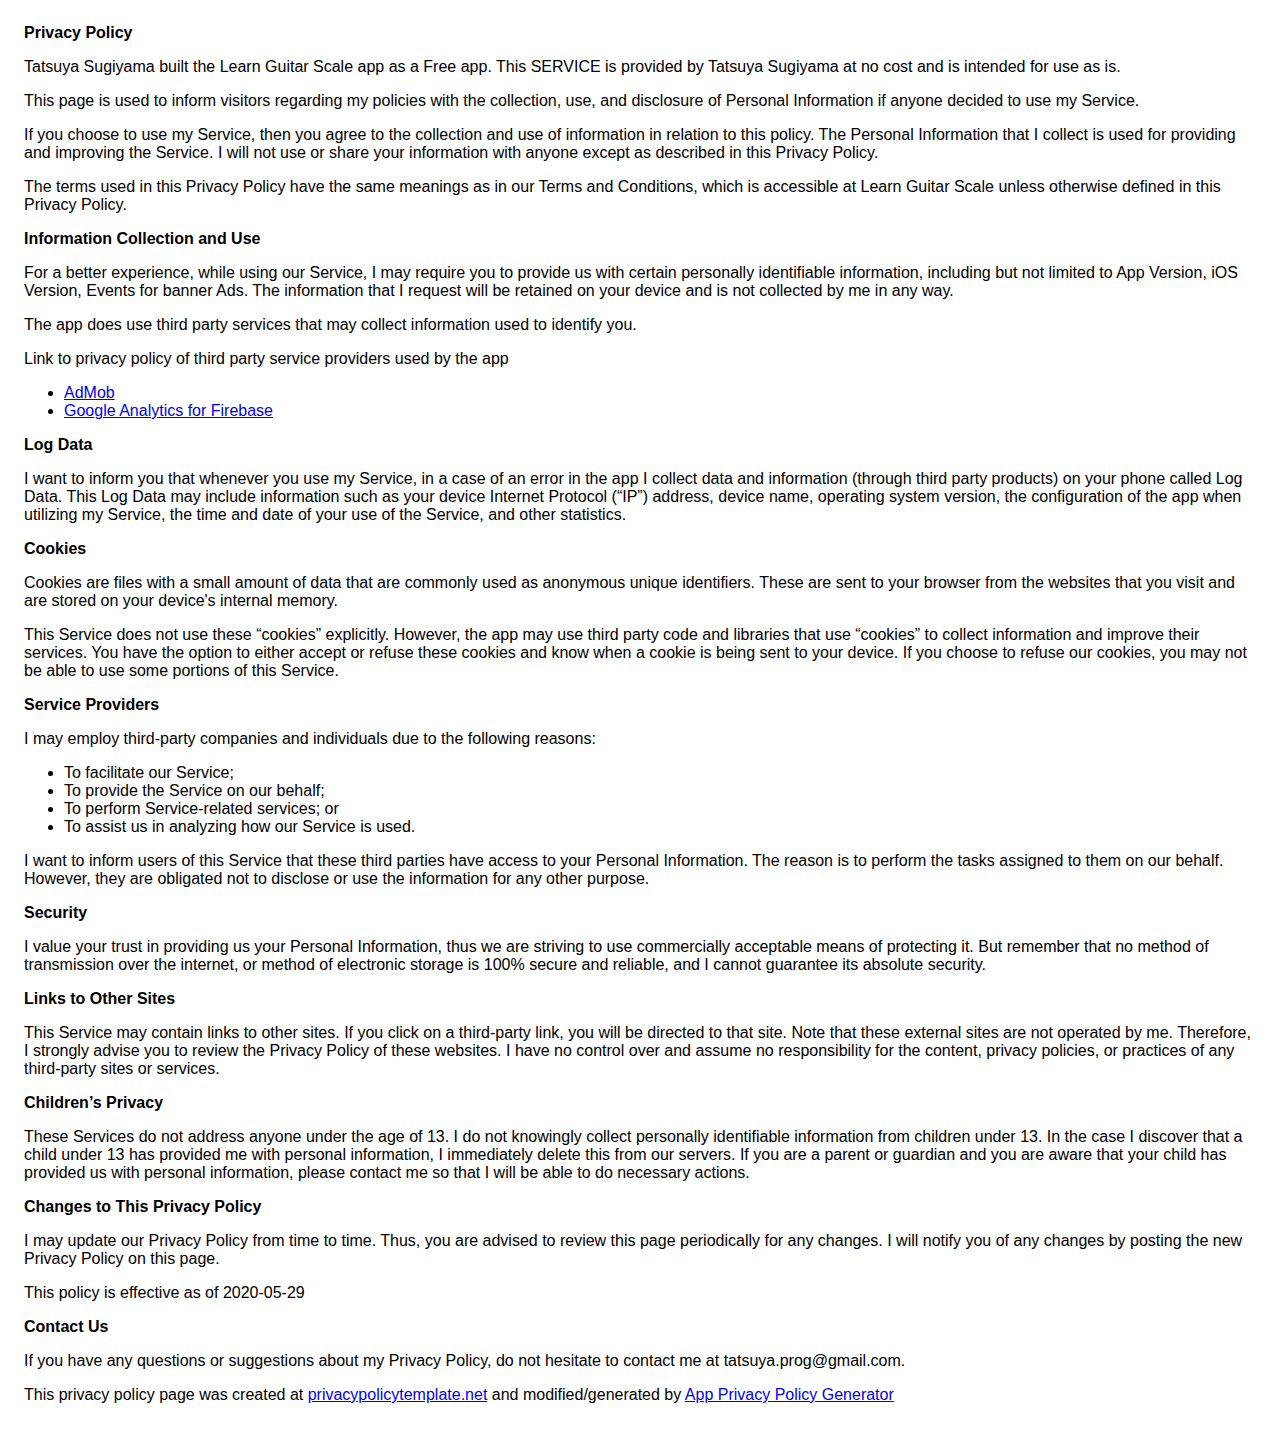
<file: guitar-scale/policy/index.html>
<!DOCTYPE html>
    <html>
    <head>
      <meta charset='utf-8'>
      <meta name='viewport' content='width=device-width'>
      <title>Privacy Policy</title>
      <style> body { font-family: 'Helvetica Neue', Helvetica, Arial, sans-serif; padding:1em; } </style>
    </head>
    <body>
    <strong>Privacy Policy</strong> <p>
                  Tatsuya Sugiyama built the Learn Guitar Scale app as
                  a Free app. This SERVICE is provided by
                  Tatsuya Sugiyama at no cost and is intended for use as
                  is.
                </p> <p>
                  This page is used to inform visitors regarding my
                  policies with the collection, use, and disclosure of Personal
                  Information if anyone decided to use my Service.
                </p> <p>
                  If you choose to use my Service, then you agree to
                  the collection and use of information in relation to this
                  policy. The Personal Information that I collect is
                  used for providing and improving the Service. I will not use or share your information with
                  anyone except as described in this Privacy Policy.
                </p> <p>
                  The terms used in this Privacy Policy have the same meanings
                  as in our Terms and Conditions, which is accessible at
                  Learn Guitar Scale unless otherwise defined in this Privacy Policy.
                </p> <p><strong>Information Collection and Use</strong></p> <p>
                  For a better experience, while using our Service, I
                  may require you to provide us with certain personally
                  identifiable information, including but not limited to App Version, iOS Version, Events for banner Ads. The information that
                  I request will be retained on your device and is not collected by me in any way.
                </p> <div><p>
                    The app does use third party services that may collect
                    information used to identify you.
                  </p> <p>
                    Link to privacy policy of third party service providers used
                    by the app
                  </p> <ul><!----><li><a href="https://support.google.com/admob/answer/6128543?hl=en" target="_blank">AdMob</a></li><li><a href="https://firebase.google.com/policies/analytics" target="_blank">Google Analytics for Firebase</a></li><!----><!----><!----><!----><!----><!----><!----><!----><!----><!----><!----><!----><!----></ul></div> <p><strong>Log Data</strong></p> <p>
                  I want to inform you that whenever you
                  use my Service, in a case of an error in the app
                  I collect data and information (through third party
                  products) on your phone called Log Data. This Log Data may
                  include information such as your device Internet Protocol
                  (“IP”) address, device name, operating system version, the
                  configuration of the app when utilizing my Service,
                  the time and date of your use of the Service, and other
                  statistics.
                </p> <p><strong>Cookies</strong></p> <p>
                  Cookies are files with a small amount of data that are
                  commonly used as anonymous unique identifiers. These are sent
                  to your browser from the websites that you visit and are
                  stored on your device's internal memory.
                </p> <p>
                  This Service does not use these “cookies” explicitly. However,
                  the app may use third party code and libraries that use
                  “cookies” to collect information and improve their services.
                  You have the option to either accept or refuse these cookies
                  and know when a cookie is being sent to your device. If you
                  choose to refuse our cookies, you may not be able to use some
                  portions of this Service.
                </p> <p><strong>Service Providers</strong></p> <p>
                  I may employ third-party companies and
                  individuals due to the following reasons:
                </p> <ul><li>To facilitate our Service;</li> <li>To provide the Service on our behalf;</li> <li>To perform Service-related services; or</li> <li>To assist us in analyzing how our Service is used.</li></ul> <p>
                  I want to inform users of this Service
                  that these third parties have access to your Personal
                  Information. The reason is to perform the tasks assigned to
                  them on our behalf. However, they are obligated not to
                  disclose or use the information for any other purpose.
                </p> <p><strong>Security</strong></p> <p>
                  I value your trust in providing us your
                  Personal Information, thus we are striving to use commercially
                  acceptable means of protecting it. But remember that no method
                  of transmission over the internet, or method of electronic
                  storage is 100% secure and reliable, and I cannot
                  guarantee its absolute security.
                </p> <p><strong>Links to Other Sites</strong></p> <p>
                  This Service may contain links to other sites. If you click on
                  a third-party link, you will be directed to that site. Note
                  that these external sites are not operated by me.
                  Therefore, I strongly advise you to review the
                  Privacy Policy of these websites. I have
                  no control over and assume no responsibility for the content,
                  privacy policies, or practices of any third-party sites or
                  services.
                </p> <p><strong>Children’s Privacy</strong></p> <p>
                  These Services do not address anyone under the age of 13.
                  I do not knowingly collect personally
                  identifiable information from children under 13. In the case
                  I discover that a child under 13 has provided
                  me with personal information, I immediately
                  delete this from our servers. If you are a parent or guardian
                  and you are aware that your child has provided us with
                  personal information, please contact me so that
                  I will be able to do necessary actions.
                </p> <p><strong>Changes to This Privacy Policy</strong></p> <p>
                  I may update our Privacy Policy from
                  time to time. Thus, you are advised to review this page
                  periodically for any changes. I will
                  notify you of any changes by posting the new Privacy Policy on
                  this page.
                </p> <p>This policy is effective as of 2020-05-29</p> <p><strong>Contact Us</strong></p> <p>
                  If you have any questions or suggestions about my
                  Privacy Policy, do not hesitate to contact me at tatsuya.prog@gmail.com.
                </p> <p>
                  This privacy policy page was created at
                  <a href="https://privacypolicytemplate.net" target="_blank">privacypolicytemplate.net</a>
                  and modified/generated by
                  <a href="https://app-privacy-policy-generator.firebaseapp.com/" target="_blank">App Privacy Policy Generator</a></p>
    </body>
    </html>
</file>
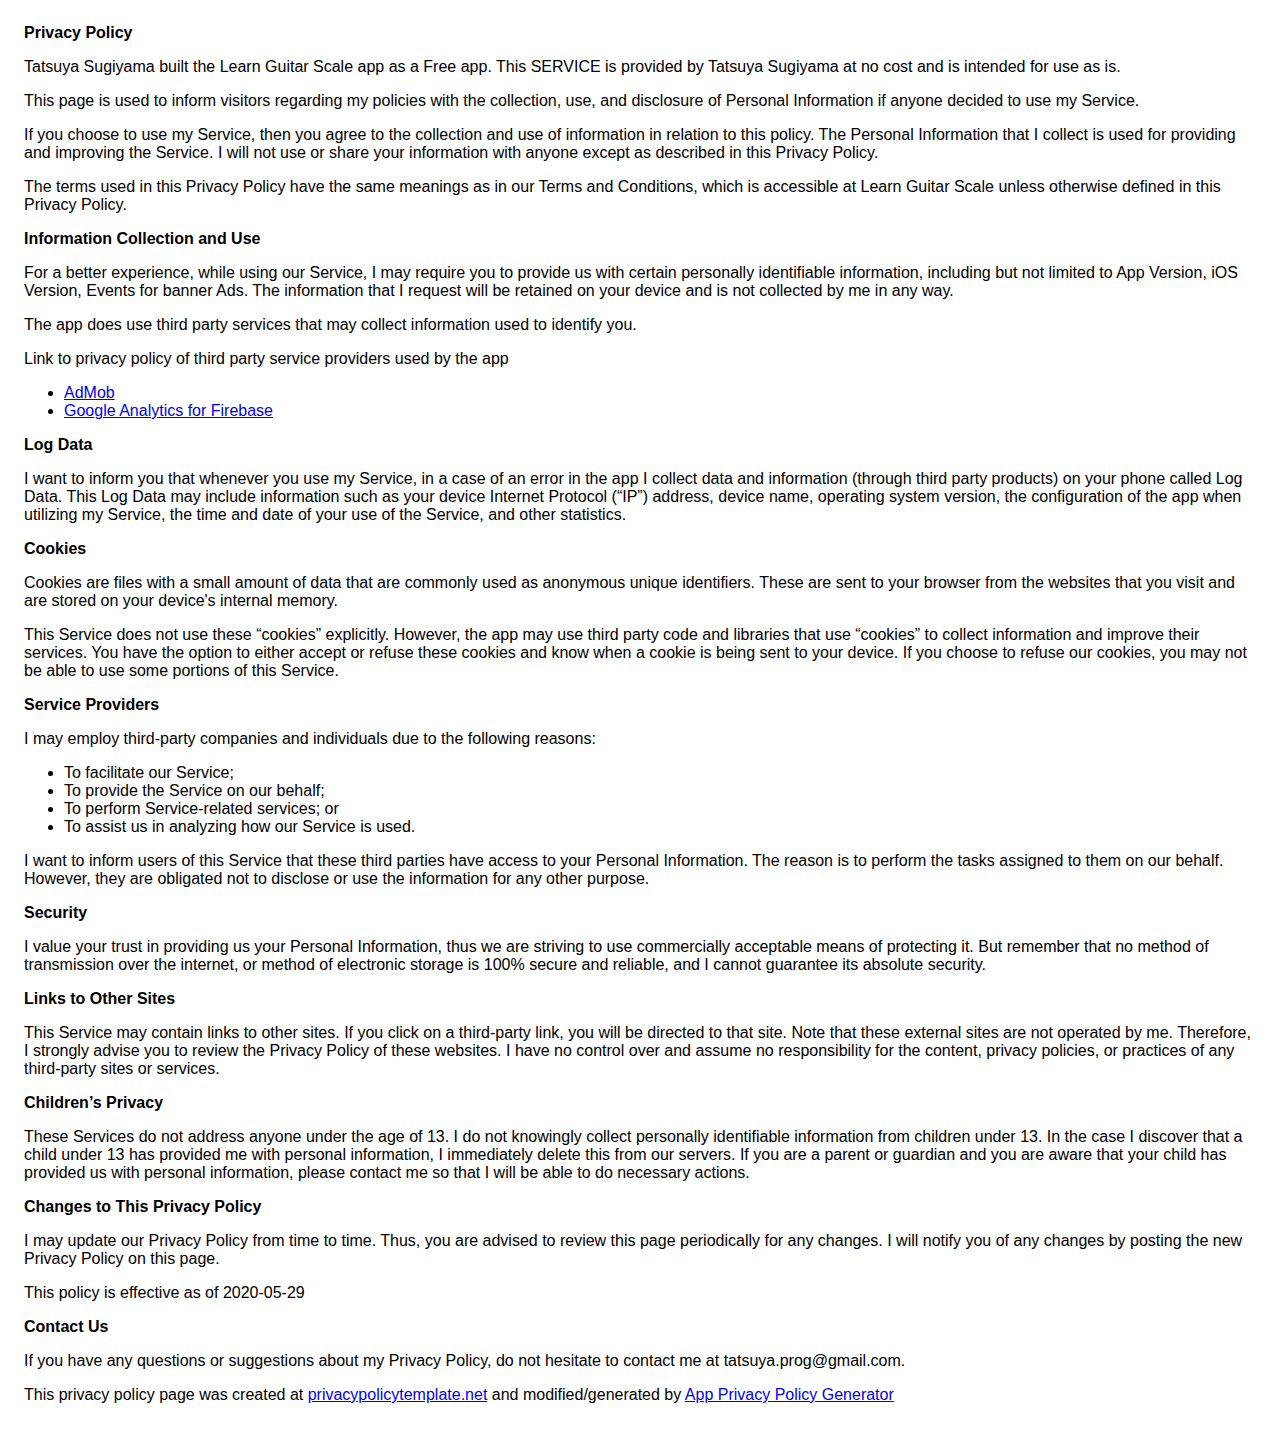
<file: guitar-chord/privacy-policy.html>
<!DOCTYPE html>
    <html>
    <head>
      <meta charset='utf-8'>
      <meta name='viewport' content='width=device-width'>
      <title>Privacy Policy</title>
      <style> body { font-family: 'Helvetica Neue', Helvetica, Arial, sans-serif; padding:1em; } </style>
    </head>
    <body>
    <strong>Privacy Policy</strong> <p>
                  Tatsuya Sugiyama built the Learn Guitar Scale app as
                  a Free app. This SERVICE is provided by
                  Tatsuya Sugiyama at no cost and is intended for use as
                  is.
                </p> <p>
                  This page is used to inform visitors regarding my
                  policies with the collection, use, and disclosure of Personal
                  Information if anyone decided to use my Service.
                </p> <p>
                  If you choose to use my Service, then you agree to
                  the collection and use of information in relation to this
                  policy. The Personal Information that I collect is
                  used for providing and improving the Service. I will not use or share your information with
                  anyone except as described in this Privacy Policy.
                </p> <p>
                  The terms used in this Privacy Policy have the same meanings
                  as in our Terms and Conditions, which is accessible at
                  Learn Guitar Scale unless otherwise defined in this Privacy Policy.
                </p> <p><strong>Information Collection and Use</strong></p> <p>
                  For a better experience, while using our Service, I
                  may require you to provide us with certain personally
                  identifiable information, including but not limited to App Version, iOS Version, Events for banner Ads. The information that
                  I request will be retained on your device and is not collected by me in any way.
                </p> <div><p>
                    The app does use third party services that may collect
                    information used to identify you.
                  </p> <p>
                    Link to privacy policy of third party service providers used
                    by the app
                  </p> <ul><!----><li><a href="https://support.google.com/admob/answer/6128543?hl=en" target="_blank">AdMob</a></li><li><a href="https://firebase.google.com/policies/analytics" target="_blank">Google Analytics for Firebase</a></li><!----><!----><!----><!----><!----><!----><!----><!----><!----><!----><!----><!----><!----></ul></div> <p><strong>Log Data</strong></p> <p>
                  I want to inform you that whenever you
                  use my Service, in a case of an error in the app
                  I collect data and information (through third party
                  products) on your phone called Log Data. This Log Data may
                  include information such as your device Internet Protocol
                  (“IP”) address, device name, operating system version, the
                  configuration of the app when utilizing my Service,
                  the time and date of your use of the Service, and other
                  statistics.
                </p> <p><strong>Cookies</strong></p> <p>
                  Cookies are files with a small amount of data that are
                  commonly used as anonymous unique identifiers. These are sent
                  to your browser from the websites that you visit and are
                  stored on your device's internal memory.
                </p> <p>
                  This Service does not use these “cookies” explicitly. However,
                  the app may use third party code and libraries that use
                  “cookies” to collect information and improve their services.
                  You have the option to either accept or refuse these cookies
                  and know when a cookie is being sent to your device. If you
                  choose to refuse our cookies, you may not be able to use some
                  portions of this Service.
                </p> <p><strong>Service Providers</strong></p> <p>
                  I may employ third-party companies and
                  individuals due to the following reasons:
                </p> <ul><li>To facilitate our Service;</li> <li>To provide the Service on our behalf;</li> <li>To perform Service-related services; or</li> <li>To assist us in analyzing how our Service is used.</li></ul> <p>
                  I want to inform users of this Service
                  that these third parties have access to your Personal
                  Information. The reason is to perform the tasks assigned to
                  them on our behalf. However, they are obligated not to
                  disclose or use the information for any other purpose.
                </p> <p><strong>Security</strong></p> <p>
                  I value your trust in providing us your
                  Personal Information, thus we are striving to use commercially
                  acceptable means of protecting it. But remember that no method
                  of transmission over the internet, or method of electronic
                  storage is 100% secure and reliable, and I cannot
                  guarantee its absolute security.
                </p> <p><strong>Links to Other Sites</strong></p> <p>
                  This Service may contain links to other sites. If you click on
                  a third-party link, you will be directed to that site. Note
                  that these external sites are not operated by me.
                  Therefore, I strongly advise you to review the
                  Privacy Policy of these websites. I have
                  no control over and assume no responsibility for the content,
                  privacy policies, or practices of any third-party sites or
                  services.
                </p> <p><strong>Children’s Privacy</strong></p> <p>
                  These Services do not address anyone under the age of 13.
                  I do not knowingly collect personally
                  identifiable information from children under 13. In the case
                  I discover that a child under 13 has provided
                  me with personal information, I immediately
                  delete this from our servers. If you are a parent or guardian
                  and you are aware that your child has provided us with
                  personal information, please contact me so that
                  I will be able to do necessary actions.
                </p> <p><strong>Changes to This Privacy Policy</strong></p> <p>
                  I may update our Privacy Policy from
                  time to time. Thus, you are advised to review this page
                  periodically for any changes. I will
                  notify you of any changes by posting the new Privacy Policy on
                  this page.
                </p> <p>This policy is effective as of 2020-05-29</p> <p><strong>Contact Us</strong></p> <p>
                  If you have any questions or suggestions about my
                  Privacy Policy, do not hesitate to contact me at tatsuya.prog@gmail.com.
                </p> <p>
                  This privacy policy page was created at
                  <a href="https://privacypolicytemplate.net" target="_blank">privacypolicytemplate.net</a>
                  and modified/generated by
                  <a href="https://app-privacy-policy-generator.firebaseapp.com/" target="_blank">App Privacy Policy Generator</a></p>
    </body>
    </html>
</file>
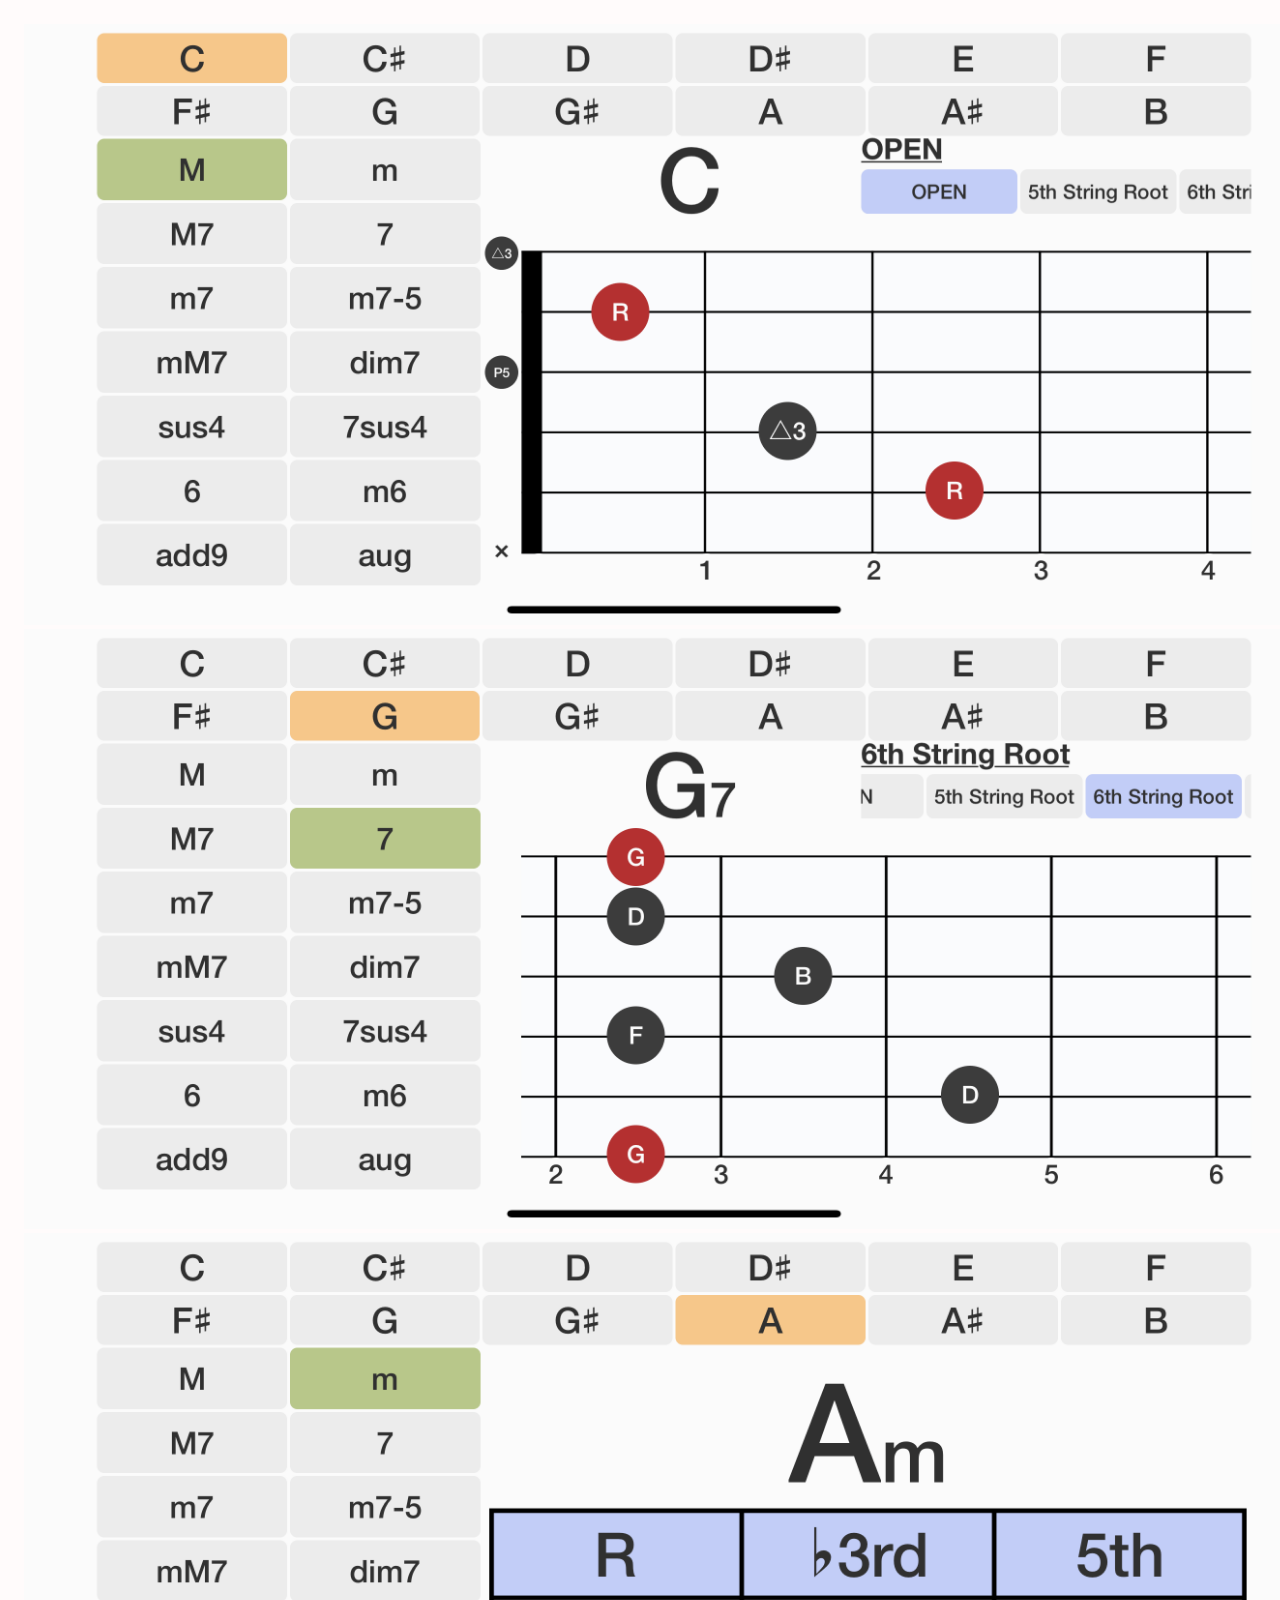
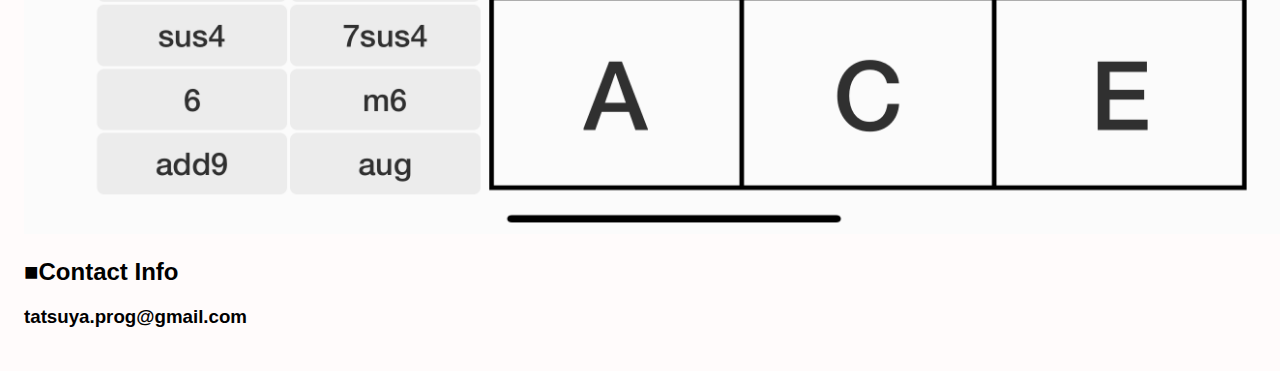
<file: guitar-chord/support.html>
<!DOCTYPE html>
    <html>
    <head>
      <meta charset='utf-8'>
      <meta name='viewport' content='width=device-width'>
      <title>Privacy Policy</title>
      <style> body { font-family: 'Helvetica Neue', Helvetica, Arial, sans-serif; padding:1em; } </style>
      <link rel="stylesheet" href="stylesheet.css">
    </head>
    <body>
      <div class="container">
        <img src="Screen Shot 1.png">
        <img src="Screen Shot 2.png">
        <img src="Screen Shot 3.png">
      </div>
      <h2>■Contact Info</h2>
      <h3>tatsuya.prog@gmail.com</h3>
    </body>
    </html>
</file>
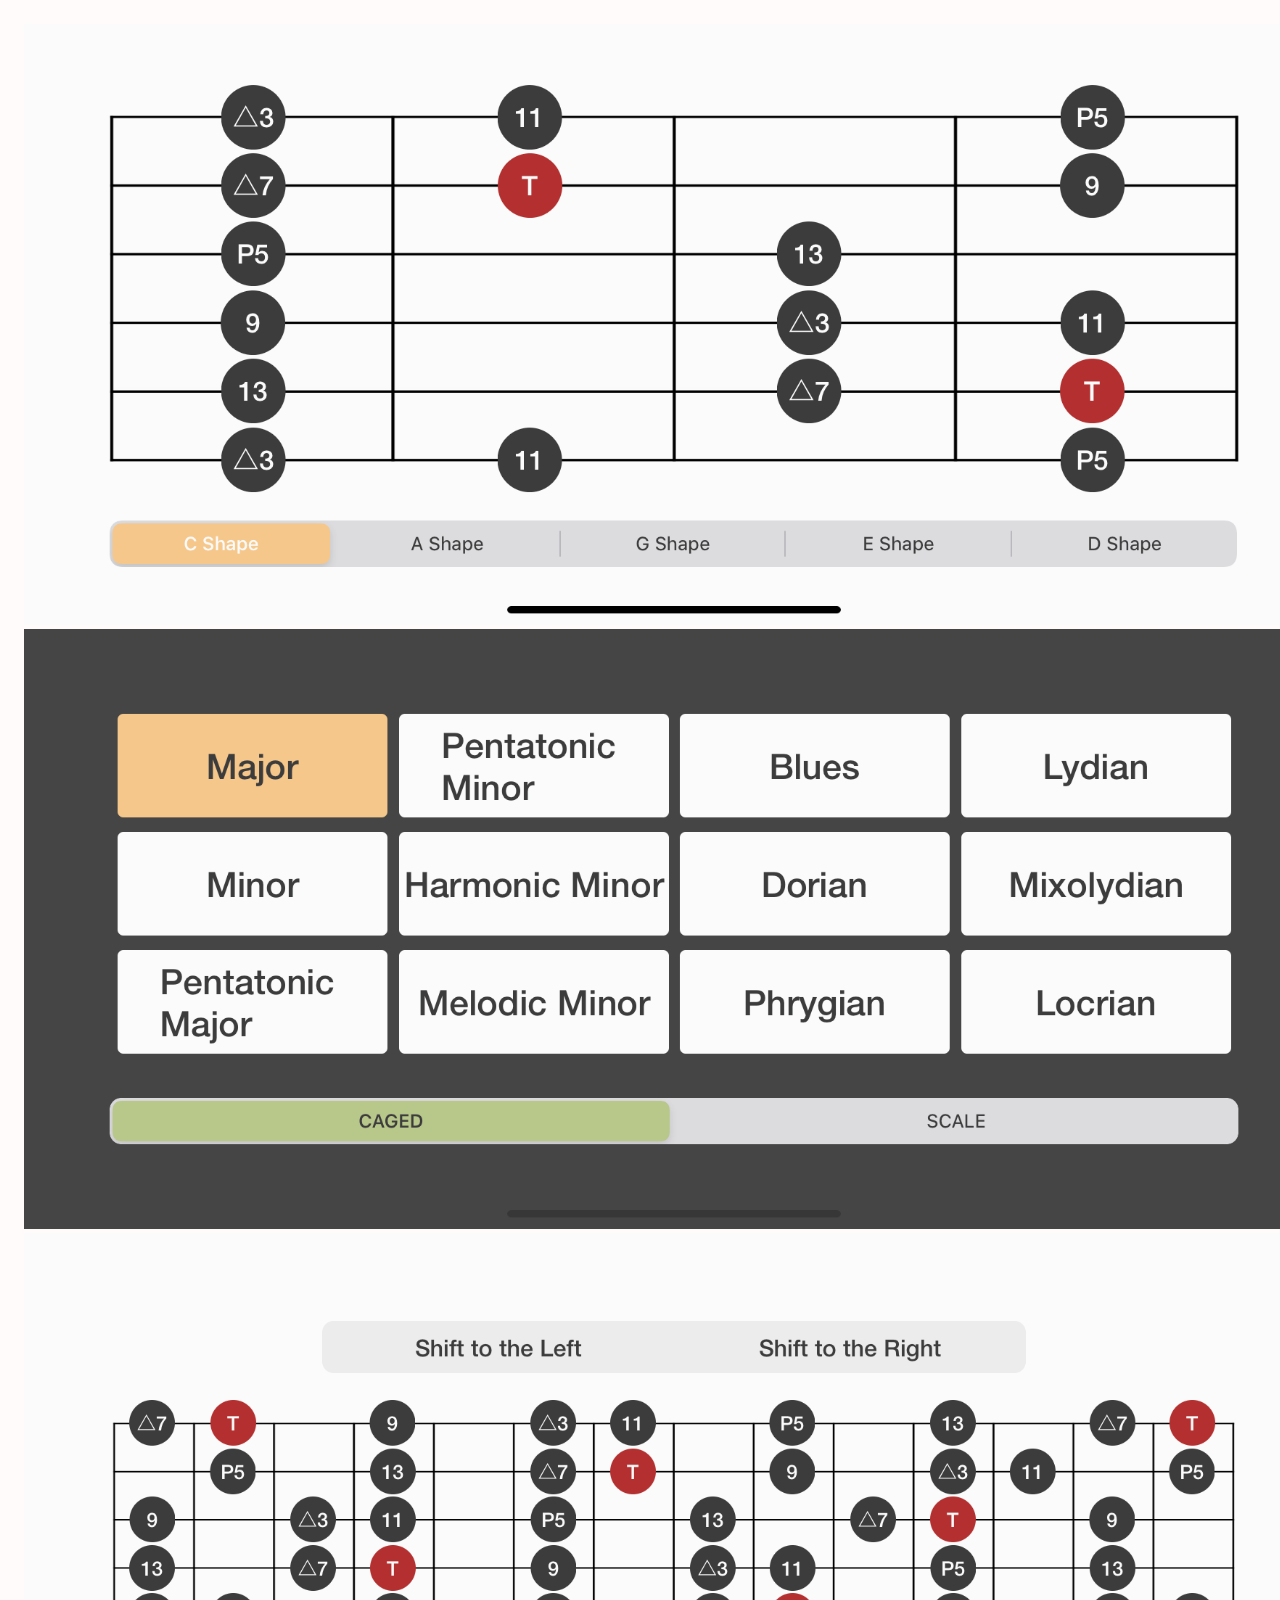
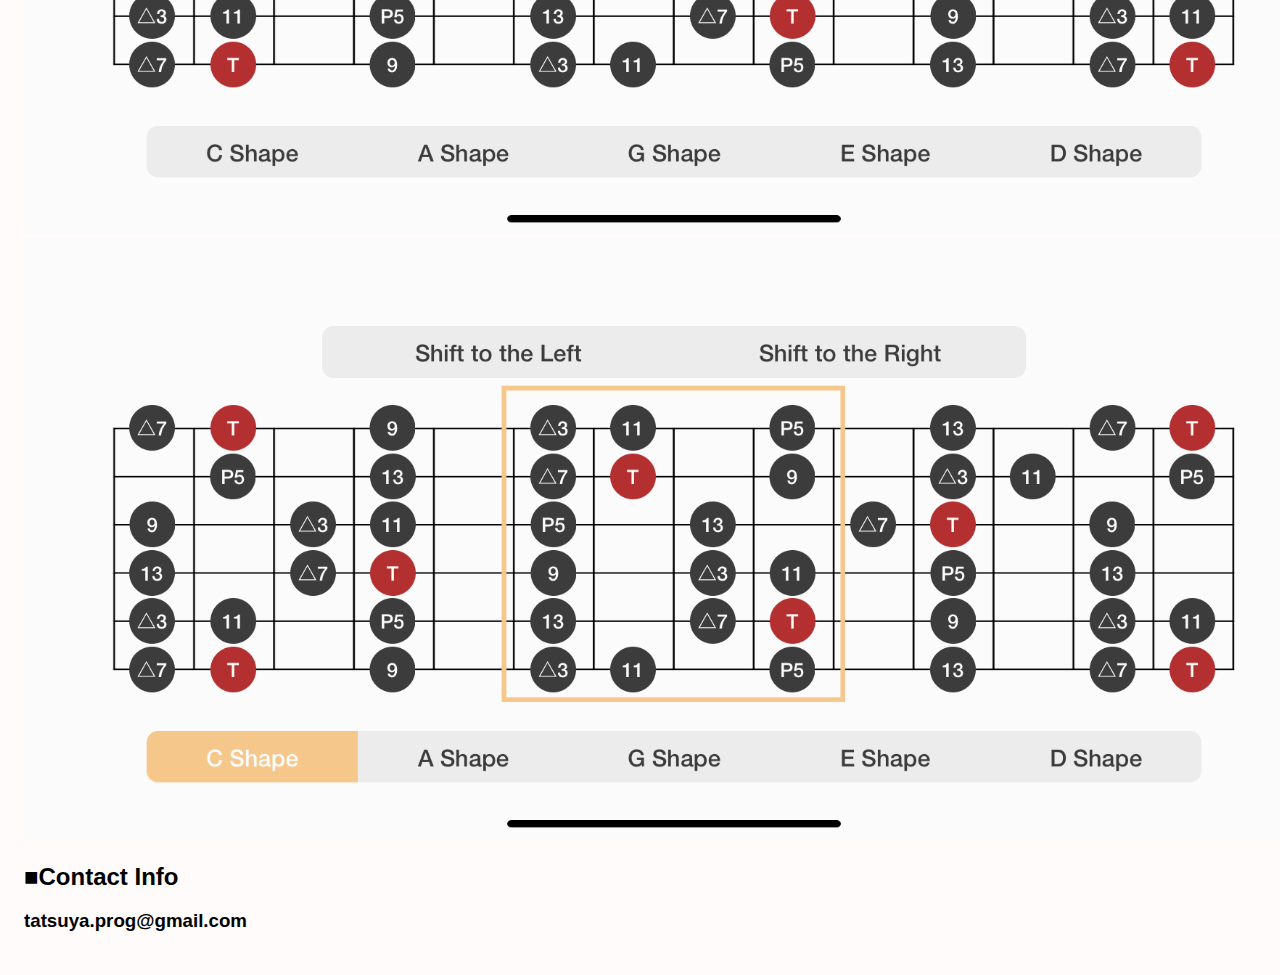
<file: guitar-scale/support.html>
<!DOCTYPE html>
    <html>
    <head>
      <meta charset='utf-8'>
      <meta name='viewport' content='width=device-width'>
      <title>Privacy Policy</title>
      <style> body { font-family: 'Helvetica Neue', Helvetica, Arial, sans-serif; padding:1em; } </style>
      <link rel="stylesheet" href="stylesheet.css">
    </head>
    <body>
      <div class="container">
        <img src="Screen Shot 1.png">
        <img src="Screen Shot 2.png">
        <img src="Screen Shot 3.png">
        <img src="Screen Shot 4.png">
      </div>
      <h2>■Contact Info</h2>
      <h3>tatsuya.prog@gmail.com</h3>
    </body>
    </html>
</file>
<file: guitar-chord/stylesheet.css>
body{
  background-color: #fffbfb
}


.container{
  margin: 0 auto;
}
img{
  width: 1300px
}
</file>
<file: guitar-scale/stylesheet.css>
body{
  background-color: #fffbfb
}


.container{
  margin: 0 auto;
}
img{
  width: 1300px
}
</file>
